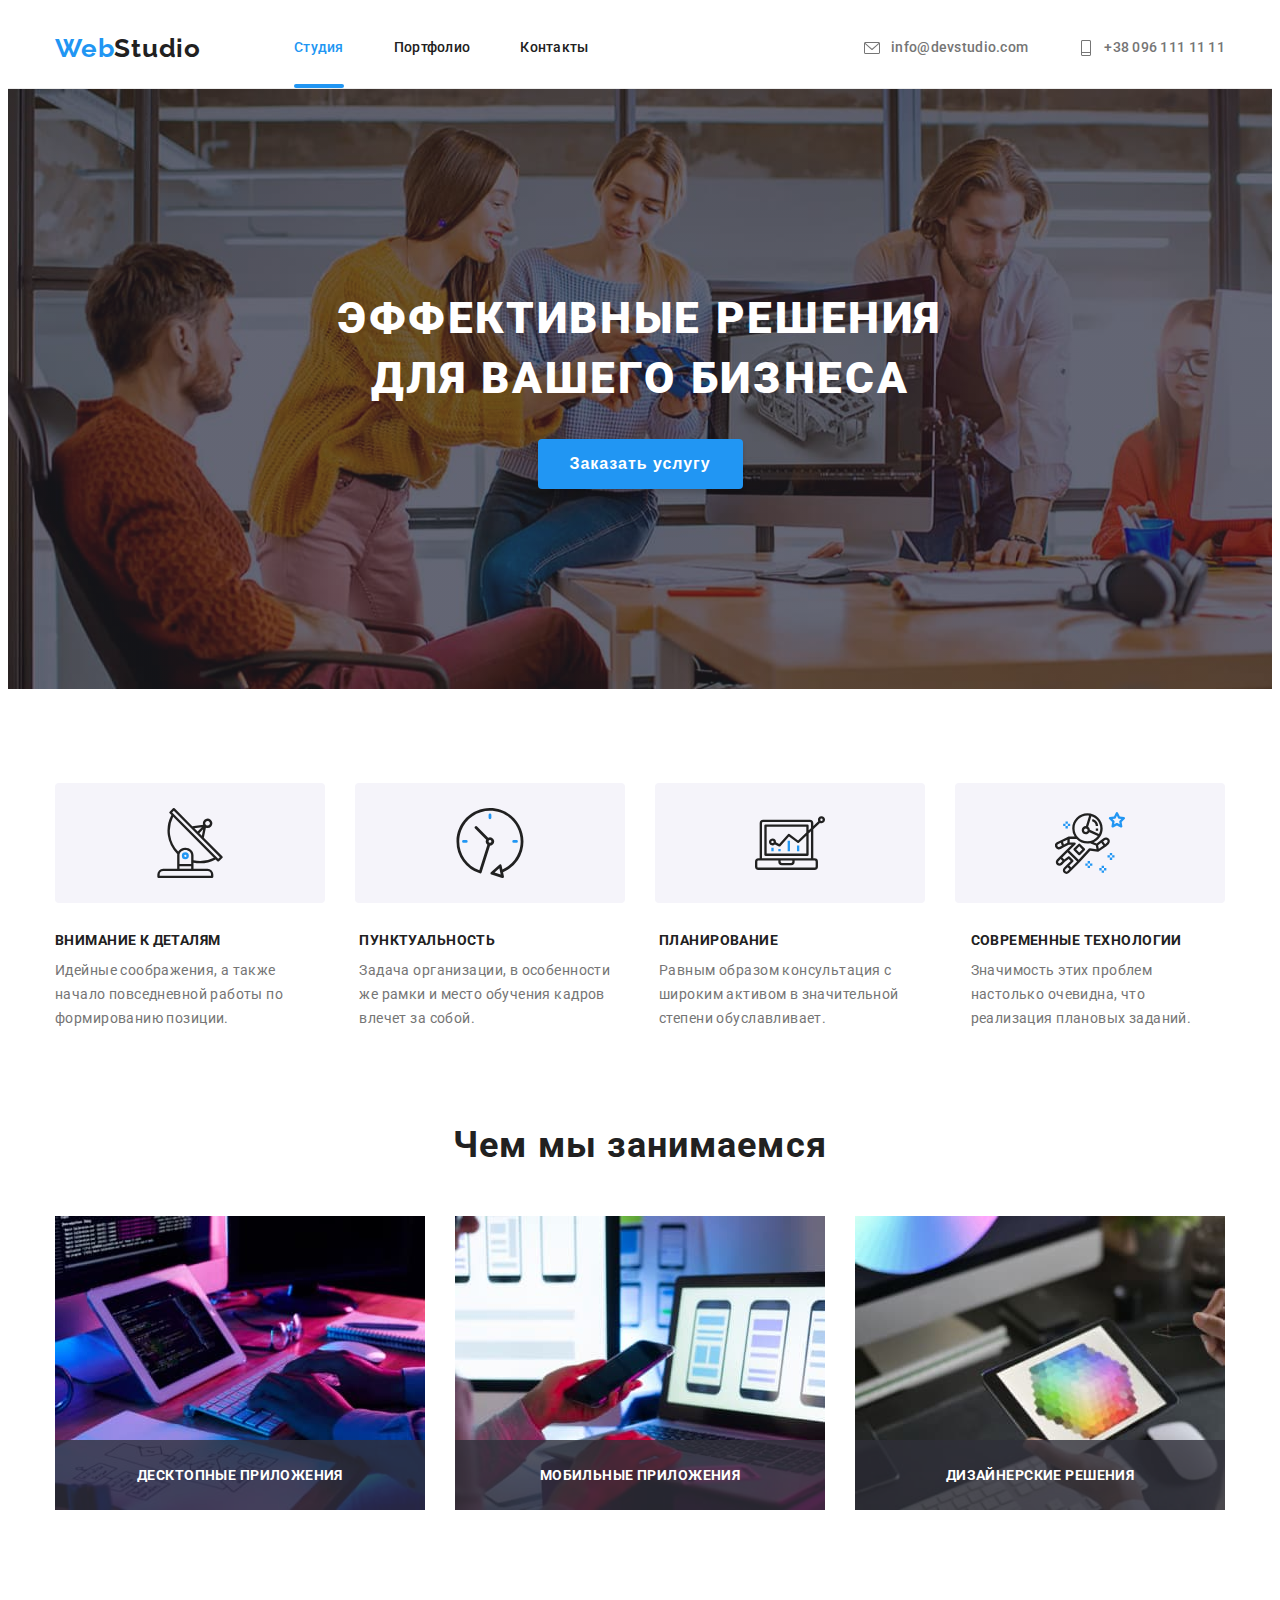
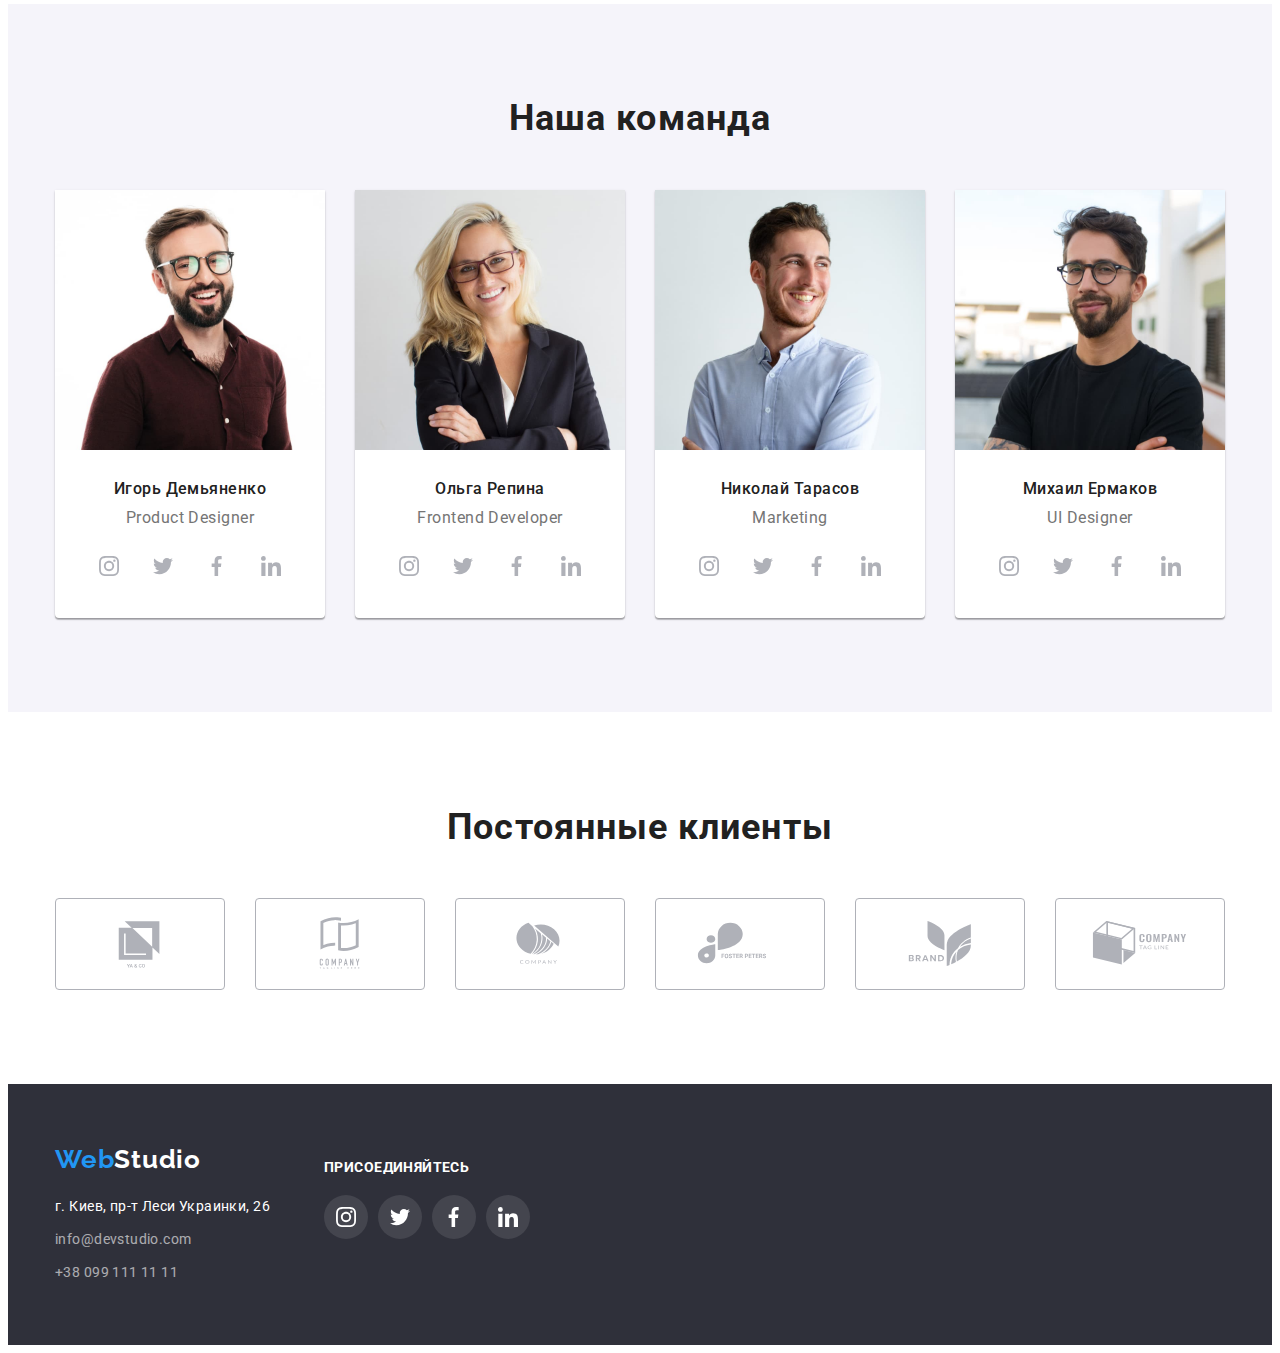
<file: index.html>
<!DOCTYPE html>
<html lang="ru">
    <head>
        <meta charset="UTF-8" />
        <meta http-equiv="X-UA-Compatible" content="IE=edge" />
        <meta name="viewport" content="width=device-width, initial-scale=1.0" />
        <link rel="preconnect" href="https://fonts.googleapis.com" />
        <link rel="preconnect" href="https://fonts.gstatic.com" crossorigin />
        <link
            href="https://fonts.googleapis.com/css2?family=Raleway:wght@700&family=Roboto:wght@400;500;700;900&display=swap"
            rel="stylesheet"
        />
        <link
            rel="stylesheet"
            href="https://cdnjs.cloudflare.com/ajax/libs/modern-normalize/1.1.0/modern-normalize.min.css"
            integrity="sha512-wpPYUAdjBVSE4KJnH1VR1HeZfpl1ub8YT/NKx4PuQ5NmX2tKuGu6U/JRp5y+Y8XG2tV+wKQpNHVUX03MfMFn9Q=="
            crossorigin="anonymous"
            referrerpolicy="no-referrer"
        />
        <link rel="stylesheet" href="./css/reset.css" />
        <link rel="stylesheet" href="./css/style.css" />
        <title>WebStudio</title>
    </head>
    <body>
        <!--________________________________________HEDER_________________________________________-->
        <header class="header">
            <div class="container">
                <a class="logo" href="./index.html" lang="en"
                    >Web<span class="logo-style">Studio</span></a
                >
                <nav>
                    <ul class="lists header-flex">
                        <li class="menu-item">
                            <a class="menu-link current" href="./index.html"
                                >Студия</a
                            >
                        </li>
                        <li class="menu-item">
                            <a class="menu-link" href="./portfolio.html"
                                >Портфолио</a
                            >
                        </li>
                        <li class="menu-item">
                            <a class="menu-link" href="#contacts-main"
                                >Контакты</a
                            >
                        </li>
                    </ul>
                </nav>
                <ul class="lists header-list">
                    <li class="contacts-item">
                        <a
                            class="contacts-link"
                            href="mailto:info@devstudio.com"
                        >
                            <svg class="header-soc-icon" width="18" height="16">
                                <use
                                    href="./images/symbol-defs.svg#icon-massege"
                                ></use>
                            </svg>
                            info@devstudio.com
                        </a>
                    </li>
                    <li class="contacts-item">
                        <a class="contacts-link" href="tel:+380961111111">
                            <svg class="header-soc-icon" width="16" height="16">
                                <use
                                    href="./images/symbol-defs.svg#icon-call"
                                ></use>
                            </svg>
                            +38 096 111 11 11</a
                        >
                    </li>
                </ul>
            </div>
        </header>
        <main class="main-container">
            <!-- ________________________________________HERO________________________________________ -->
            <section class="hero hero-content">
                <div class="container">
                    <h1 class="hero-title">
                        Эффективные решения для вашего бизнеса
                    </h1>
                    <button class="hero-btn" type="button" data-modal-open>
                        Заказать услугу
                    </button>
                </div>
            </section>
            <!-- ________________________________________ABOUT________________________________________ -->
            <section class="about section">
                <h2 class="hidden-about-title">Преимущества</h2>
                <div class="container">
                    <ul class="icon-flex">
                        <li class="about-soc-item lists about-list-margin">
                            <svg class="about-soc-icon" width="70" height="70">
                                <use
                                    href="images/symbol-defs.svg#icon-antenna"
                                ></use>
                            </svg>
                        </li>
                        <li class="about-soc-item lists about-list-margin">
                            <svg class="about-soc-icon" width="70" height="70">
                                <use
                                    href="images/symbol-defs.svg#icon-clock"
                                ></use>
                            </svg>
                        </li>
                        <li class="about-soc-item lists about-list-margin">
                            <svg class="about-soc-icon" width="70" height="70">
                                <use
                                    href="images/symbol-defs.svg#icon-diagram"
                                ></use>
                            </svg>
                        </li>
                        <li class="about-soc-item lists about-list-margin">
                            <svg class="about-soc-icon" width="70" height="70">
                                <use
                                    href="images/symbol-defs.svg#icon-astronaut"
                                ></use>
                            </svg>
                        </li>
                    </ul>
                    <ul class="lists about-list">
                        <li class="about-list-margin">
                            <h3 class="about-list-title">Внимание к деталям</h3>
                            <p class="about-list-item">
                                Идейные соображения, а также начало повседневной
                                работы по формированию позиции.
                            </p>
                        </li>
                        <li class="about-list-margin">
                            <h3 class="about-list-title">Пунктуальность</h3>
                            <p class="about-list-item">
                                Задача организации, в особенности же рамки и
                                место обучения кадров влечет за собой.
                            </p>
                        </li>
                        <li class="about-list-margin">
                            <h3 class="about-list-title">Планирование</h3>
                            <p class="about-list-item">
                                Равным образом консультация с широким активом в
                                значительной степени обуславливает.
                            </p>
                        </li>
                        <li class="about-list-margin">
                            <h3 class="about-list-title">
                                Современные технологии
                            </h3>
                            <p class="about-list-item">
                                Значимость этих проблем настолько очевидна, что
                                реализация плановых заданий.
                            </p>
                        </li>
                    </ul>
                </div>
            </section>

            <!-- ________________________________________ABOUT-MORE________________________________________ -->
            <section class="about-more section">
                <h2 class="about-more-title united-title">Чем мы занимаемся</h2>
                <div class="container">
                    <ul class="lists about-more-list">
                        <li class="about-more-wrap">
                            <img
                                class="about-img"
                                src="./images/box1.jpg"
                                alt="1"
                                width="370"
                            />
                            <p class="about-more-text">Десктопные приложения</p>
                        </li>
                        <li class="about-more-wrap">
                            <img
                                class="about-img"
                                src="./images/box2.jpg"
                                alt="2"
                                width="370"
                            />
                            <p class="about-more-text">Мобильные приложения</p>
                        </li>
                        <li class="about-more-wrap">
                            <img
                                class="about-img"
                                src="./images/box3.jpg"
                                alt="3"
                                width="370"
                            />
                            <p class="about-more-text">Дизайнерские решения</p>
                        </li>
                    </ul>
                </div>
            </section>
            <!-- ________________________________________MASTERS________________________________________ -->
            <section class="masters section">
                <h2 class="masters-title united-title">Наша команда</h2>
                <div class="container">
                    <ul class="masters-container lists">
                        <li class="masters-photo">
                            <img
                                src="./images/img-3.jpg"
                                alt="Игорь Демьяненко Product Designer"
                                width="270"
                                height="260"
                            />
                            <div class="masters-name">
                                <h3 class="masters-list">Игорь Демьяненко</h3>
                                <p class="proffesion" lang="en">
                                    Product Designer
                                </p>
                                <ul class="icon-flex">
                                    <li class="masters-soc-item lists">
                                        <svg
                                            class="masters-soc-icon"
                                            width="20"
                                            height="20"
                                        >
                                            <use
                                                href="images/symbol-defs.svg#icon-instagram"
                                            ></use>
                                        </svg>
                                    </li>
                                    <li class="masters-soc-item lists">
                                        <svg
                                            class="masters-soc-icon"
                                            width="20"
                                            height="20"
                                        >
                                            <use
                                                href="images/symbol-defs.svg#icon-twitter"
                                            ></use>
                                        </svg>
                                    </li>
                                    <li class="masters-soc-item lists">
                                        <svg
                                            class="masters-soc-icon"
                                            width="20"
                                            height="20"
                                        >
                                            <use
                                                href="images/symbol-defs.svg#icon-facebook"
                                            ></use>
                                        </svg>
                                    </li>
                                    <li class="masters-soc-item lists">
                                        <svg
                                            class="masters-soc-icon"
                                            width="20"
                                            height="20"
                                        >
                                            <use
                                                href="images/symbol-defs.svg#icon-linkedin"
                                            ></use>
                                        </svg>
                                    </li>
                                </ul>
                            </div>
                        </li>
                        <li class="masters-photo">
                            <img
                                src="./images/img-2.jpg"
                                alt="Ольга Репина Frontend Developer"
                                width="270"
                                height="260"
                            />
                            <div class="masters-name">
                                <h3 class="masters-list">Ольга Репина</h3>
                                <p class="proffesion" lang="en">
                                    Frontend Developer
                                </p>
                                <ul class="icon-flex">
                                    <li class="masters-soc-item lists">
                                        <svg
                                            class="masters-soc-icon"
                                            width="20"
                                            height="20"
                                        >
                                            <use
                                                href="images/symbol-defs.svg#icon-instagram"
                                            ></use>
                                        </svg>
                                    </li>
                                    <li class="masters-soc-item lists">
                                        <svg
                                            class="masters-soc-icon"
                                            width="20"
                                            height="20"
                                        >
                                            <use
                                                href="images/symbol-defs.svg#icon-twitter"
                                            ></use>
                                        </svg>
                                    </li>
                                    <li class="masters-soc-item lists">
                                        <svg
                                            class="masters-soc-icon"
                                            width="20"
                                            height="20"
                                        >
                                            <use
                                                href="images/symbol-defs.svg#icon-facebook"
                                            ></use>
                                        </svg>
                                    </li>
                                    <li class="masters-soc-item lists">
                                        <svg
                                            class="masters-soc-icon"
                                            width="20"
                                            height="20"
                                        >
                                            <use
                                                href="images/symbol-defs.svg#icon-linkedin"
                                            ></use>
                                        </svg>
                                    </li>
                                </ul>
                            </div>
                        </li>
                        <li class="masters-photo">
                            <img
                                src="./images/img-1.jpg"
                                alt="Николай Тарасов Marketing"
                                width="270"
                                height="260"
                            />
                            <div class="masters-name">
                                <h3 class="masters-list">Николай Тарасов</h3>
                                <p class="proffesion" lang="en">Marketing</p>
                                <ul class="icon-flex">
                                    <li class="masters-soc-item lists">
                                        <svg
                                            class="masters-soc-icon"
                                            width="20"
                                            height="20"
                                        >
                                            <use
                                                href="images/symbol-defs.svg#icon-instagram"
                                            ></use>
                                        </svg>
                                    </li>
                                    <li class="masters-soc-item lists">
                                        <svg
                                            class="masters-soc-icon"
                                            width="20"
                                            height="20"
                                        >
                                            <use
                                                href="images/symbol-defs.svg#icon-twitter"
                                            ></use>
                                        </svg>
                                    </li>
                                    <li class="masters-soc-item lists">
                                        <svg
                                            class="masters-soc-icon"
                                            width="20"
                                            height="20"
                                        >
                                            <use
                                                href="images/symbol-defs.svg#icon-facebook"
                                            ></use>
                                        </svg>
                                    </li>
                                    <li class="masters-soc-item lists">
                                        <svg
                                            class="masters-soc-icon"
                                            width="20"
                                            height="20"
                                        >
                                            <use
                                                href="images/symbol-defs.svg#icon-linkedin"
                                            ></use>
                                        </svg>
                                    </li>
                                </ul>
                            </div>
                        </li>
                        <li class="masters-photo">
                            <img
                                src="./images/img.jpg"
                                alt="Михаил Ермаков UI Designer"
                                width="270"
                                height="260"
                            />
                            <div class="masters-name">
                                <h3 class="masters-list">Михаил Ермаков</h3>
                                <p class="proffesion" lang="en">UI Designer</p>
                                <ul class="icon-flex">
                                    <li class="masters-soc-item lists">
                                        <svg
                                            class="masters-soc-icon"
                                            width="20"
                                            height="20"
                                        >
                                            <use
                                                href="images/symbol-defs.svg#icon-instagram"
                                            ></use>
                                        </svg>
                                    </li>
                                    <li class="masters-soc-item lists">
                                        <svg
                                            class="masters-soc-icon"
                                            width="20"
                                            height="20"
                                        >
                                            <use
                                                href="images/symbol-defs.svg#icon-twitter"
                                            ></use>
                                        </svg>
                                    </li>
                                    <li class="masters-soc-item lists">
                                        <svg
                                            class="masters-soc-icon"
                                            width="20"
                                            height="20"
                                        >
                                            <use
                                                href="images/symbol-defs.svg#icon-facebook"
                                            ></use>
                                        </svg>
                                    </li>
                                    <li class="masters-soc-item lists">
                                        <svg
                                            class="masters-soc-icon"
                                            width="20"
                                            height="20"
                                        >
                                            <use
                                                href="images/symbol-defs.svg#icon-linkedin"
                                            ></use>
                                        </svg>
                                    </li>
                                </ul>
                            </div>
                        </li>
                    </ul>
                </div>
            </section>
            <!-- ______________________________________CLIENTS__________________________________________ -->
            <section class="section">
                <div class="container">
                    <h2 class="client-title">Постоянные клиенты</h2>
                    <ul class="icon-flex">
                        <li class="client-soc-item lists">
                            <svg
                                class="client-soc-icon"
                                width="106"
                                height="60"
                            >
                                <use
                                    href="images/symbol-defs.svg#icon-logo1"
                                ></use>
                            </svg>
                        </li>
                        <li class="client-soc-item lists">
                            <svg
                                class="client-soc-icon"
                                width="106"
                                height="60"
                            >
                                <use
                                    href="images/symbol-defs.svg#icon-logo2"
                                ></use>
                            </svg>
                        </li>
                        <li class="client-soc-item lists">
                            <svg
                                class="client-soc-icon"
                                width="106"
                                height="60"
                            >
                                <use
                                    href="images/symbol-defs.svg#icon-logo3"
                                ></use>
                            </svg>
                        </li>
                        <li class="client-soc-item lists">
                            <svg
                                class="client-soc-icon"
                                width="106"
                                height="60"
                            >
                                <use
                                    href="images/symbol-defs.svg#icon-logo4"
                                ></use>
                            </svg>
                        </li>
                        <li class="client-soc-item lists">
                            <svg
                                class="client-soc-icon"
                                width="106"
                                height="60"
                            >
                                <use
                                    href="images/symbol-defs.svg#icon-logo5"
                                ></use>
                            </svg>
                        </li>
                        <li class="client-soc-item lists">
                            <svg
                                class="client-soc-icon"
                                width="106"
                                height="60"
                            >
                                <use
                                    href="images/symbol-defs.svg#icon-logo6"
                                ></use>
                            </svg>
                        </li>
                    </ul>
                </div>
            </section>
        </main>
        <!-- ________________________________________FOOTER________________________________________ -->
        <footer class="footer-section">
            <div class="container">
                <div class="footer-content">
                    <div class="footer-logo">
                        <a class="logo" href="./index.html" lang="en"
                            >Web<span class="footer-logo-style">Studio</span>
                        </a>
                    </div>
                    <address id="contacts-main">
                        <ul class="lists footer-list">
                            <li>
                                <a
                                    class="footer-contacts-link contacts-addres"
                                    href="https://goo.gl/maps/7gqZhrJQwjtrRqGAA"
                                    target="_blank"
                                    rel="noopener noindex nofollow"
                                    >г. Киев, пр-т Леси Украинки, 26</a
                                >
                            </li>
                            <li>
                                <a
                                    class="footer-contacts-link"
                                    href="mailto:info@devstudio.com"
                                    >info@devstudio.com</a
                                >
                            </li>
                            <li>
                                <a
                                    class="footer-contacts-link"
                                    href="tel:+380991111111"
                                    >+38 099 111 11 11</a
                                >
                            </li>
                        </ul>
                    </address>
                </div>
                <div class="footer-padding">
                    <h3 class="footer-title">присоединяйтесь</h3>
                    <ul class="icon-flex">
                        <li class="footer-soc-item lists">
                            <svg class="footer-soc-icon" width="20" height="20">
                                <use
                                    href="images/symbol-defs.svg#icon-instagram"
                                ></use>
                            </svg>
                        </li>
                        <li class="footer-soc-item lists">
                            <svg class="footer-soc-icon" width="20" height="20">
                                <use
                                    href="images/symbol-defs.svg#icon-twitter"
                                ></use>
                            </svg>
                        </li>
                        <li class="footer-soc-item lists">
                            <svg class="footer-soc-icon" width="20" height="20">
                                <use
                                    href="images/symbol-defs.svg#icon-facebook"
                                ></use>
                            </svg>
                        </li>
                        <li class="footer-soc-item lists">
                            <svg class="footer-soc-icon" width="20" height="20">
                                <use
                                    href="images/symbol-defs.svg#icon-linkedin"
                                ></use>
                            </svg>
                        </li>
                    </ul>
                </div>
            </div>
        </footer>
        <div class="backdrop is-hidden" data-modal>
            <div class="modal">
                <button type="button" class="modal-close-btn" data-modal-close>
                    <svg class="modal-close-icon" width="11" height="11">
                        <use href="images/symbol-defs.svg#icon-close"></use>
                    </svg>
                </button>
            </div>
        </div>
        <script src="./js/modal.js"></script>
    </body>
</html>
</file>
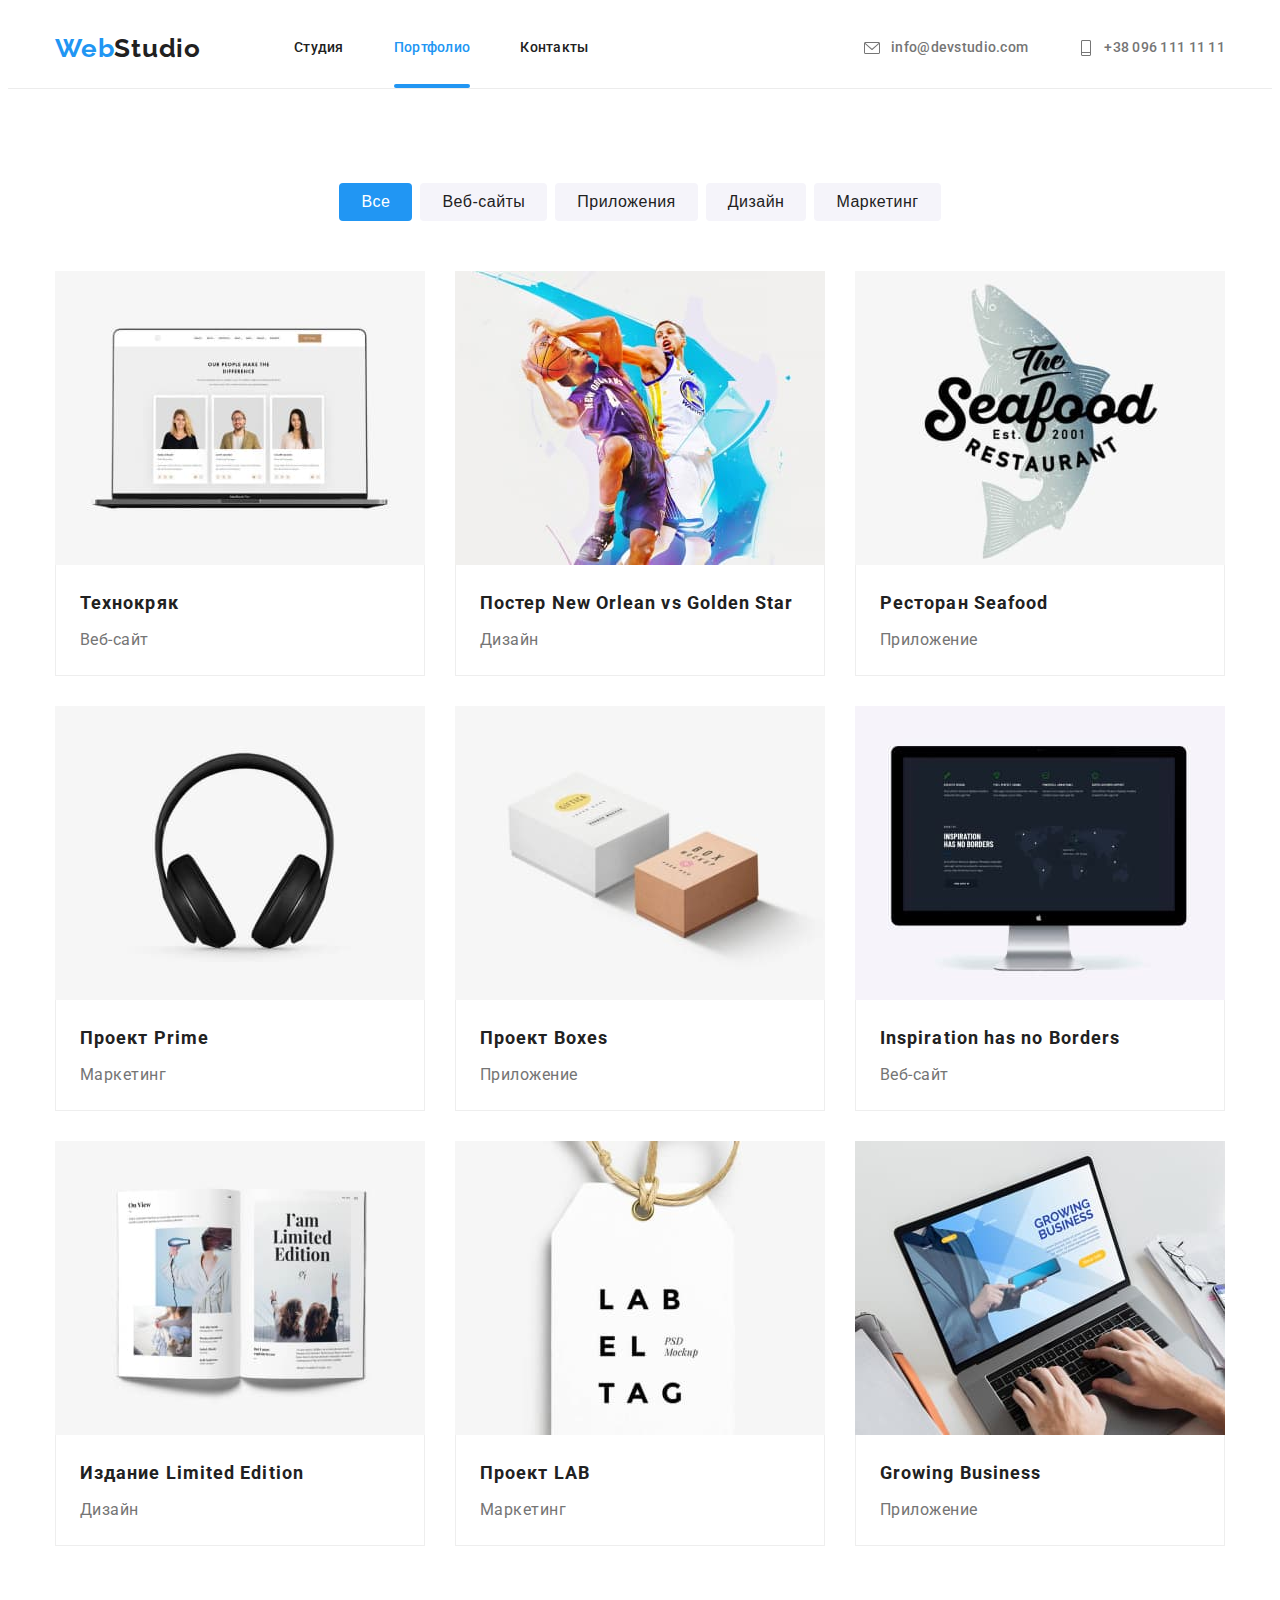
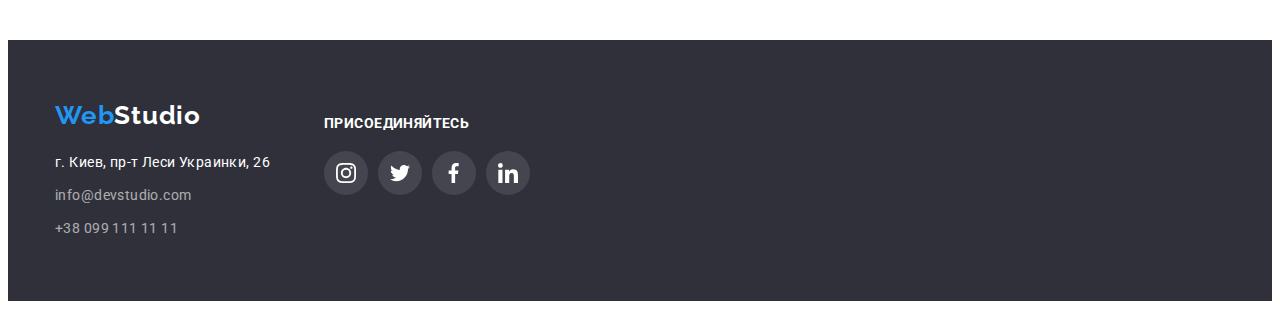
<file: portfolio.html>
<!DOCTYPE html>
<html lang="ru">
    <head>
        <meta charset="UTF-8" />
        <meta http-equiv="X-UA-Compatible" content="IE=edge" />
        <meta name="viewport" content="width=device-width, initial-scale=1.0" />
        <link rel="preconnect" href="https://fonts.googleapis.com" />
        <link rel="preconnect" href="https://fonts.gstatic.com" crossorigin />
        <link
            href="https://fonts.googleapis.com/css2?family=Raleway:wght@700&family=Roboto:wght@400;500;700;900&display=swap"
            rel="stylesheet"
        />
        <link
            rel="stylesheet"
            href="https://cdnjs.cloudflare.com/ajax/libs/modern-normalize/1.1.0/modern-normalize.min.css"
            integrity="sha512-wpPYUAdjBVSE4KJnH1VR1HeZfpl1ub8YT/NKx4PuQ5NmX2tKuGu6U/JRp5y+Y8XG2tV+wKQpNHVUX03MfMFn9Q=="
            crossorigin="anonymous"
            referrerpolicy="no-referrer"
        />
        <link rel="stylesheet" href="./css/reset.css" />
        <link rel="stylesheet" href="./css/style.css" />
        <title>WebStudio - Portfolio</title>
    </head>
    <body>
        <!-- _________________________________________________PORTFOLIO = PF_________________________________________________ -->

        <!-- _________________________________________________PF HEADER_________________________________________________ -->
        <header class="header">
            <div class="container">
                <a class="logo" href="./index.html" lang="en"
                    >Web<span class="logo-style">Studio</span></a
                >
                <nav>
                    <ul class="lists header-flex">
                        <li class="menu-item">
                            <a class="menu-link" href="./index.html">Студия</a>
                        </li>
                        <li class="menu-item">
                            <a class="menu-link current" href="./portfolio.html"
                                >Портфолио</a
                            >
                        </li>
                        <li class="menu-item">
                            <a class="menu-link" href="#contacts-portfolio"
                                >Контакты</a
                            >
                        </li>
                    </ul>
                </nav>
                <ul class="lists header-list">
                    <li class="contacts-item">
                        <a
                            class="contacts-link"
                            href="mailto:info@devstudio.com"
                        >
                            <svg class="header-soc-icon" width="18" height="16">
                                <use
                                    href="./images/symbol-defs.svg#icon-massege"
                                ></use>
                            </svg>
                            info@devstudio.com
                        </a>
                    </li>
                    <li class="contacts-item">
                        <a class="contacts-link" href="tel:+380961111111">
                            <svg class="header-soc-icon" width="16" height="16">
                                <use
                                    href="./images/symbol-defs.svg#icon-call"
                                ></use>
                            </svg>
                            +38 096 111 11 11</a
                        >
                    </li>
                </ul>
            </div>
        </header>
        <main>
            <!-- _________________________________________________PF BUTTONS _________________________________________________ -->
            <section class="portfolio-main section">
                <h1 class="pf-hidden-title">Портфолио</h1>
                <div class="container">
                    <ul class="lists pf-btn-list">
                        <li class="pf-btn-item">
                            <button type="button" class="portfolio-btn current">
                                Все
                            </button>
                        </li>
                        <li class="pf-btn-item">
                            <button type="button" class="portfolio-btn">
                                Веб-сайты
                            </button>
                        </li>
                        <li class="pf-btn-item">
                            <button type="button" class="portfolio-btn">
                                Приложения
                            </button>
                        </li>
                        <li class="pf-btn-item">
                            <button type="button" class="portfolio-btn">
                                Дизайн
                            </button>
                        </li>
                        <li class="pf-btn-item">
                            <button type="button" class="portfolio-btn">
                                Маркетинг
                            </button>
                        </li>
                    </ul>
                    <!-- ___________________________________________________WORKS_________________________________________________ -->
                    <ul class="lists pf-works-list">
                        <li class="pf-item-box">
                            <div class="pf-top-wrap">
                                <img
                                    class="pf-item-img"
                                    src="./images/img20.jpg"
                                    alt="Веб-сайт - Технокряк"
                                    width="370"
                                    height="294"
                                />
                                <p class="pf-cover-text">
                                    Ресурс предлагает комплексные предложения с разным уровнем функционала и сервисов. Все это позволит посетителю получить исчерпывающие сведения о компании или частном лице.
                                </p>
                            </div>
                            <div class="pf-item">
                                <h2 class="pf-works-name">Технокряк</h2>
                                <p class="pf-works-kind">Веб-сайт</p>
                            </div>
                        </li>
                        <li class="pf-item-box">
                            <div class="pf-top-wrap">
                                <img
                                    class="pf-item-img"
                                    src="./images/img21.jpg"
                                    alt="Дизайн - Постер New Orlean vs Golden Star"
                                    width="370"
                                    height="294"
                                />
                                <p class="pf-cover-text">
                                    Lorem ipsum dolor sit amet, consectetur
                                    adipisicing elit. Dignissimos omnis,
                                    possimus quia dolorum itaque, dolor dolorem
                                    rem beatae nostrum perspiciatis nemo iusto
                                    delectus atque consectetur labore.
                                </p>
                            </div>
                            <div class="pf-item">
                                <h2 class="pf-works-name">
                                    Постер
                                    <span lang="en"
                                        >New Orlean vs Golden Star</span
                                    >
                                </h2>
                                <p class="pf-works-kind">Дизайн</p>
                            </div>
                        </li>
                        <li class="pf-item-box">
                            <div class="pf-top-wrap">
                                <img
                                    class="pf-item-img"
                                    src="./images/img22.jpg"
                                    alt="Приложение - Ресторан Seafood"
                                    width="370"
                                    height="294"
                                />
                                <p class="pf-cover-text">
                                    Lorem ipsum dolor sit amet, consectetur
                                    adipisicing elit. Dignissimos omnis,
                                    possimus quia dolorum itaque, dolor dolorem
                                    rem beatae nostrum perspiciatis nemo iusto
                                    delectus atque consectetur labore.
                                </p>
                            </div>
                            <div class="pf-item">
                                <h2 class="pf-works-name">
                                    Ресторан <span lang="en">Seafood</span>
                                </h2>
                                <p class="pf-works-kind">Приложение</p>
                            </div>
                        </li>
                        <li class="pf-item-box">
                            <div class="pf-top-wrap">
                                <img
                                    class="pf-item-img"
                                    src="./images/img23.jpg"
                                    alt="Маркетинг - Проект Prime"
                                    width="370"
                                    height="294"
                                />
                                <p class="pf-cover-text">
                                    Lorem ipsum dolor sit amet, consectetur
                                    adipisicing elit. Dignissimos omnis,
                                    possimus quia dolorum itaque, dolor dolorem
                                    rem beatae nostrum perspiciatis nemo iusto
                                    delectus atque consectetur labore.
                                </p>
                            </div>
                            <div class="pf-item">
                                <h2 class="pf-works-name">
                                    Проект <span lang="en">Prime</span>
                                </h2>
                                <p class="pf-works-kind">Маркетинг</p>
                            </div>
                        </li>
                        <li class="pf-item-box">
                            <div class="pf-top-wrap">
                                <img
                                    class="pf-item-img"
                                    src="./images/img24.jpg"
                                    alt="Приложение - Проект Boxes"
                                    width="370"
                                    height="294"
                                />
                                <p class="pf-cover-text">
                                    Lorem ipsum dolor sit amet, consectetur
                                    adipisicing elit. Dignissimos omnis,
                                    possimus quia dolorum itaque, dolor dolorem
                                    rem beatae nostrum perspiciatis nemo iusto
                                    delectus atque consectetur labore.
                                </p>
                            </div>
                            <div class="pf-item">
                                <h2 class="pf-works-name">
                                    Проект <span lang="en">Boxes</span>
                                </h2>
                                <p class="pf-works-kind">Приложение</p>
                            </div>
                        </li>
                        <li class="pf-item-box">
                            <div class="pf-top-wrap">
                                <img
                                    class="pf-item-img"
                                    src="./images/img25.jpg"
                                    alt="Веб-сайт - Inspiration has no Borders"
                                    width="370"
                                    height="294"
                                />
                                <p class="pf-cover-text">
                                    Lorem ipsum dolor sit amet, consectetur
                                    adipisicing elit. Dignissimos omnis,
                                    possimus quia dolorum itaque, dolor dolorem
                                    rem beatae nostrum perspiciatis nemo iusto
                                    delectus atque consectetur labore.
                                </p>
                            </div>
                            <div class="pf-item">
                                <h2 class="pf-works-name" lang="en">
                                    Inspiration has no Borders
                                </h2>
                                <p class="pf-works-kind">Веб-сайт</p>
                            </div>
                        </li>
                        <li class="pf-item-box">
                            <div class="pf-top-wrap">
                                <img
                                    class="pf-item-img"
                                    src="./images/img26.jpg"
                                    alt="Дизайн - Издание Limited Edition"
                                    width="370"
                                    height="294"
                                />
                                <p class="pf-cover-text">
                                    Lorem ipsum dolor sit amet, consectetur
                                    adipisicing elit. Dignissimos omnis,
                                    possimus quia dolorum itaque, dolor dolorem
                                    rem beatae nostrum perspiciatis nemo iusto
                                    delectus atque consectetur labore.
                                </p>
                            </div>
                            <div class="pf-item">
                                <h2 class="pf-works-name">
                                    Издание <span lang="en"></span>Limited
                                    Edition
                                </h2>
                                <p class="pf-works-kind">Дизайн</p>
                            </div>
                        </li>
                        <li class="pf-item-box">
                            <div class="pf-top-wrap">
                                <img
                                    class="pf-item-img"
                                    src="./images/img27.jpg"
                                    alt="Маркетинг - Проект LAB"
                                    width="370"
                                    height="294"
                                />
                                <p class="pf-cover-text">
                                    Lorem ipsum dolor sit amet, consectetur
                                    adipisicing elit. Dignissimos omnis,
                                    possimus quia dolorum itaque, dolor dolorem
                                    rem beatae nostrum perspiciatis nemo iusto
                                    delectus atque consectetur labore.
                                </p>
                            </div>
                            <div class="pf-item">
                                <h2 class="pf-works-name">
                                    Проект <span lang="en">LAB</span>
                                </h2>
                                <p class="pf-works-kind">Маркетинг</p>
                            </div>
                        </li>
                        <li class="pf-item-box">
                            <div class="pf-top-wrap">
                                <img
                                    class="pf-item-img"
                                    src="./images/img28.jpg"
                                    alt="Приложение - Growing Business"
                                    width="370"
                                    height="294"
                                />
                                <p class="pf-cover-text">
                                    Lorem ipsum dolor sit amet, consectetur
                                    adipisicing elit. Dignissimos omnis,
                                    possimus quia dolorum itaque, dolor dolorem
                                    rem beatae nostrum perspiciatis nemo iusto
                                    delectus atque consectetur labore.
                                </p>
                            </div>
                            <div class="pf-item">
                                <h2 class="pf-works-name" lang="en">
                                    Growing Business
                                </h2>
                                <p class="pf-works-kind">Приложение</p>
                            </div>
                        </li>
                    </ul>
                </div>
            </section>
            <!-- _________________________________________________PF FOOTER_________________________________________________ -->
            <footer class="footer-section">
                <div class="container">
                    <div class="footer-content">
                        <div class="footer-logo">
                            <a class="logo" href="./index.html" lang="en"
                                >Web<span class="footer-logo-style"
                                    >Studio</span
                                >
                            </a>
                        </div>
                        <address id="contacts-portfolio">
                            <ul class="lists footer-list">
                                <li>
                                    <a
                                        class="footer-contacts-link contacts-addres"
                                        href="https://goo.gl/maps/7gqZhrJQwjtrRqGAA"
                                        target="_blank"
                                        rel="noopener noindex nofollow"
                                        >г. Киев, пр-т Леси Украинки, 26</a
                                    >
                                </li>
                                <li>
                                    <a
                                        class="footer-contacts-link"
                                        href="mailto:info@devstudio.com"
                                        >info@devstudio.com</a
                                    >
                                </li>
                                <li>
                                    <a
                                        class="footer-contacts-link"
                                        href="tel:+380991111111"
                                        >+38 099 111 11 11</a
                                    >
                                </li>
                            </ul>
                        </address>
                    </div>
                    <div class="footer-padding">
                        <h3 class="footer-title">присоединяйтесь</h3>
                        <ul class="icon-flex">
                            <li class="footer-soc-item lists">
                                <svg
                                    class="footer-soc-icon"
                                    width="20"
                                    height="20"
                                >
                                    <use
                                        href="images/symbol-defs.svg#icon-instagram"
                                    ></use>
                                </svg>
                            </li>
                            <li class="footer-soc-item lists">
                                <svg
                                    class="footer-soc-icon"
                                    width="20"
                                    height="20"
                                >
                                    <use
                                        href="images/symbol-defs.svg#icon-twitter"
                                    ></use>
                                </svg>
                            </li>
                            <li class="footer-soc-item lists">
                                <svg
                                    class="footer-soc-icon"
                                    width="20"
                                    height="20"
                                >
                                    <use
                                        href="images/symbol-defs.svg#icon-facebook"
                                    ></use>
                                </svg>
                            </li>
                            <li class="footer-soc-item lists">
                                <svg
                                    class="footer-soc-icon"
                                    width="20"
                                    height="20"
                                >
                                    <use
                                        href="images/symbol-defs.svg#icon-linkedin"
                                    ></use>
                                </svg>
                            </li>
                        </ul>
                    </div>
                </div>
            </footer>
        </main>
    </body>
</html>
</file>
<file: css/style.css>
:root {
    --main-color: #212121;
    --secondary-color: #757575;
    --brend-color: #2196f3;
    --backgrd-color: #f5f4fa;
    --light-color: #ffffff;
    --brand-bg-color: #188ce8;
    --icons-master-color: #afb1b8;
    --padding-94: 94px;
    --margin-30: 30px;
    --pading-32: 32px;
    --margin-10: 10px;
}

body {
    font-family: "Roboto", tahoma, sans-serif;
    color: var(--main-color);
    font-size: 14px;
}
p,
h1,
h2,
h3 {
    margin: 0;
}
ul {
    margin: 0;
    padding-left: 0;
}
button {
    cursor: pointer;
}
img {
    display: block;
}

.lists {
    list-style: none;
}

.container {
    width: 1170px;
    margin-right: 15px;
    margin-left: 15px;
    margin: 0 auto;
    /* outline: 1px solid red; */
}

/* ----------------------------HEDER-------------------------------- */
.header {
    border-bottom: 1px solid #ececec;
}

.header .container {
    display: flex;
    align-items: center;
}

.header-flex {
    display: flex;
}

.logo {
    font-family: "Raleway", sans-serif;
    font-weight: 700;
    font-size: 26px;
    line-height: 1.1923;
    letter-spacing: 0.03em;
    color: var(--brend-color);
    text-decoration-line: none;
    margin-right: 93px;
}

.logo-style {
    color: var(--main-color);
}

.header-list {
    display: flex;
    margin-left: auto;
}

.menu-item:not(:last-child) {
    margin-right: 50px;
}

.menu-link {
    padding-top: var(--pading-32);
    padding-bottom: var(--pading-32);
    font-weight: 500;
    line-height: 1.14;
    letter-spacing: 0.02em;
    color: var(--main-color);
    text-decoration-line: none;
    display: block;
    transition: color 250ms cubic-bezier(0.4, 0, 0.2, 1);
}

.contacts-item .contacts-link {
    font-weight: 500;
    line-height: 1.14;
    letter-spacing: 0.02em;
    text-decoration-line: none;
    font-style: normal;
    color: var(--secondary-color);
    padding-top: var(--pading-32);
    padding-bottom: var(--pading-32);
    display: flex;
    justify-content: center;
    align-items: center;
    transition: color 250ms cubic-bezier(0.4, 0, 0.2, 1);
}

.header-soc-icon {
    margin-right: 10px;
    fill: var(--secondary-color);
}

.contacts-link:hover .header-soc-icon,
.contacts-link:focus .header-soc-icon {
    fill: var(--brend-color);
}

.contacts-item:not(:last-child) {
    margin-right: 50px;
}

.menu-link:hover,
.contacts-link:hover,
.menu-link:focus,
.contacts-link:focus {
    color: var(--brend-color);
}

.current {
    color: var(--brend-color);
    position: relative;
}

.menu-link.current::after {
    content: "";
    position: absolute;
    bottom: 0px;
    left: 0;
    width: 100%;
    height: 4px;
    background: var(--brend-color);
    border-radius: 2px;
}

/* -- ----------------------------------------HERO--------------------------------------- -->  */

.hero {
    padding-top: 200px;
    padding-bottom: 200px;
}

.hero-content {
    max-width: 1600px;
    background-image: linear-gradient(
            rgba(47, 48, 58, 0.4),
            rgba(47, 48, 58, 0.4)
        ),
        url(../images/fon-Img.jpg);
    background-repeat: no-repeat;
    margin: 0 auto;
}

.hero-title {
    max-width: 696px;
    font-weight: 900;
    font-size: 44px;
    line-height: 1.36;
    text-align: center;
    letter-spacing: 0.06em;
    text-transform: uppercase;
    color: var(--light-color);
    margin: 0 auto 30px auto;
}

.hero-btn {
    padding: 10px 32px;
    background: var(--brend-color);
    box-shadow: 0px 4px 4px rgba(0, 0, 0, 0.15);
    border-radius: 4px;
    border: none;
    color: var(--light-color);
    font-weight: 700;
    font-size: 16px;
    line-height: 1.88;
    display: block;
    align-items: center;
    letter-spacing: 0.06em;
    cursor: pointer;
    margin: auto;
    transition: background 250ms cubic-bezier(0.4, 0, 0.2, 1);
}

.hero-btn:hover,
.hero-btn:focus {
    background-color: var(--brand-bg-color);
}

/* ----------------------------------------ABOUT---------------------------------- */

.section {
    padding-top: var(--padding-94);
    padding-bottom: var(--padding-94);
}

.hidden-about-title {
    visibility: hidden;
    width: 1px;
    height: 1px;
    margin-bottom: -1px;
}

.icon-flex {
    display: flex;
    justify-content: center;
    align-items: center;
}

.about-soc-item {
    width: 100%;
    height: 120px;
    background-color: var(--backgrd-color);
    border-radius: 4px;
    margin-bottom: var(--margin-30);
    display: flex;
    justify-content: center;
    align-items: center;
}

.about-list {
    display: flex;
}

.about-list-margin:not(:last-child) {
    margin-right: var(--margin-30);
}

.about-list-title {
    font-weight: 700;
    font-size: 14px;
    line-height: 1.14;
    letter-spacing: 0.03em;
    text-transform: uppercase;
    margin-bottom: var(--margin-10);
}

.about-list-item {
    line-height: 1.71;
    letter-spacing: 0.03em;
    color: var(--secondary-color);
}

/* -------------------------------------ABOUT-MORE------------------------------ */

.about-more {
    padding-top: 0px;
}

.united-title {
    font-weight: 700;
    font-size: 36px;
    line-height: 1.16;
    text-align: center;
    letter-spacing: 0.03em;
    padding-bottom: 50px;
}

.about-more-list {
    display: flex;
}

.about-img {
    flex-basis: calc(100% / 3);
    margin-right: var(--margin-30);
}

.about-more-wrap {
    position: relative;
}

.about-more-text {
    width: calc(100% - 30px);
    height: 70px;
    position: absolute;
    bottom: 0;
    background: #2f303acc;
    font-weight: 700;
    font-size: 14px;
    line-height: 16px;
    display: flex;
    align-items: center;
    justify-content: center;
    letter-spacing: 0.03em;
    text-transform: uppercase;
    color: var(--light-color);
}

/* ---------------------------------------MASTERS--------------------------------------------- */

.masters {
    background-color: var(--backgrd-color);
}

.masters-container {
    display: flex;
    margin-left: -30px;
}

.masters-photo {
    flex-basis: calc(100% / 2-30px);
    margin-left: var(--margin-30);
    background: var(--light-color);
    box-shadow: 0px 1px 3px rgba(0, 0, 0, 0.12), 0px 1px 1px rgba(0, 0, 0, 0.14),
        0px 2px 1px rgba(0, 0, 0, 0.2);
    border-radius: 0px 0px 4px 4px;
}

.masters-name {
    padding-top: var(--margin-30);
    padding-bottom: var(--margin-30);
}

.masters-list {
    font-weight: 500;
    font-size: 16px;
    line-height: 1.18;
    text-align: center;
    letter-spacing: 0.03em;
    margin-bottom: var(--margin-10);
}

.proffesion {
    font-size: 16px;
    line-height: 1.18;
    text-align: center;
    letter-spacing: 0.03em;
    color: var(--secondary-color);
    margin-bottom: 16px;
}

.masters-name > .icon-flex {
    margin: 0 32px;
}

.masters-soc-item {
    width: 100%;
    height: 44px;
    background-color: var(--light-color);
    border-radius: 50%;
    cursor: pointer;
    display: flex;
    justify-content: center;
    align-items: center;
    transition: background-color 250ms cubic-bezier(0.4, 0, 0.2, 1);
}

.masters-soc-item:not(:last-child) {
    margin-right: var(--margin-10);
}

.masters-soc-icon {
    fill: var(--icons-master-color);
    transition: fill 250ms cubic-bezier(0.4, 0, 0.2, 1);
}

.masters-soc-item:hover,
.masters-soc-item:focus {
    background-color: var(--brend-color);
}

.masters-soc-item:hover .masters-soc-icon,
.masters-soc-item:focus .masters-soc-icon {
    fill: var(--light-color);
}
/* -------------------------------------CLIENTS---------------------------- */

.client-title {
    font-weight: 700;
    font-size: 36px;
    line-height: 42px;
    text-align: center;
    letter-spacing: 0.03em;
    margin-bottom: 50px;
}

.client-soc-item {
    width: 100%;
    height: 92px;
    border: 1px solid var(--icons-master-color);
    box-sizing: border-box;
    border-radius: 4px;
    cursor: pointer;
    display: flex;
    justify-content: center;
    align-items: center;
    transition: border-color 250ms cubic-bezier(0.4, 0, 0.2, 1);
}

.client-soc-item:not(:last-child) {
    margin-right: var(--margin-30);
}

.client-soc-icon {
    fill: var(--icons-master-color);
    transition: fill 250ms cubic-bezier(0.4, 0, 0.2, 1);
}

.client-soc-item:hover .client-soc-icon,
.client-soc-item:focus .client-soc-icon,
.client-soc-item:hover,
.client-soc-item:focus {
    fill: var(--brend-color);
    border-color: var(--brend-color);
}

/* ----------------------------------------FOOTER---------------------------------------- */
.footer-section {
    background: #2f303a;
    padding-top: 60px;
    padding-bottom: 60px;
}

.footer-section > .container {
    display: flex;
    justify-content: left;
}

.footer-logo-style {
    color: var(--light-color);
}

.footer-contacts-link {
    font-weight: 400;
    line-height: 1.71;
    text-decoration-line: none;
    font-style: normal;
    letter-spacing: 0.03em;
    color: var(--light-color);
    opacity: 60%;
    transition: color 250ms cubic-bezier(0.4, 0, 0.2, 1);
}

.footer-contacts-link:hover,
.footer-contacts-link:focus {
    color: var(--brend-color);
    opacity: 100%;
}

.footer-logo {
    margin-bottom: 20px;
}

.footer-list :not(:last-child) {
    margin-bottom: 9px;
}

.contacts-addres {
    color: var(--light-color);
    opacity: 100%;
}

.footer-padding {
    padding-top: 15px;
    padding-bottom: 37px;
}

.footer-title {
    font-weight: 700;
    font-size: 14px;
    line-height: 16px;
    letter-spacing: 0.03em;
    text-transform: uppercase;
    color: var(--light-color);
    margin-bottom: 20px;
}

.footer-content {
    margin-right: 30px;
}

.footer-soc-item {
    width: 44px;
    height: 44px;
    background-color: rgba(255, 255, 255, 0.1);
    border-radius: 50%;
    cursor: pointer;
    display: flex;
    justify-content: center;
    align-items: center;
    transition: background-color 250ms cubic-bezier(0.4, 0, 0.2, 1);
}

.footer-soc-item:not(:last-child) {
    margin-right: 10px;
}

.footer-soc-icon {
    fill: var(--light-color);
}

.footer-soc-item:hover,
.footer-soc-item:focus {
    background-color: var(--brend-color);
}

/* -------------------------------------PORTFOLIO = PF---------------------------------- */
/* ---------------------------------------PF BUTTONS-------------------------------------*/

.pf-hidden-title {
    visibility: hidden;
    width: 1px;
    height: 1px;
    margin-bottom: -1px;
}

.pf-btn-list {
    display: flex;
    margin-bottom: 50px;
    justify-content: center;
}
.pf-btn-item:not(:last-child) {
    margin-right: 8px;
}

/* .pf-btn-item {}  */

.portfolio-btn {
    background: var(--backgrd-color);
    border-radius: 4px;
    font-weight: 500;
    font-size: 16px;
    line-height: 1.62;
    text-align: center;
    letter-spacing: 0.03em;
    color: var(--main-color);
    border: 0px;
    padding: 6px 22px;
    transition: background 250ms cubic-bezier(0.4, 0, 0.2, 1);
}

.portfolio-btn:hover,
.portfolio-btn:focus {
    background: var(--brend-color);
    color: var(--light-color);
    box-shadow: 0px 3px 1px rgba(0, 0, 0, 0.1), 0px 1px 2px rgba(0, 0, 0, 0.08),
        0px 2px 2px rgba(0, 0, 0, 0.12);
}

/* -------------------------------------------WORKS------------------------------------------- */

.pf-works-list {
    display: flex;
    flex-wrap: wrap;
    margin-left: -30px;
}

.pf-item-box {
    flex-basis: calc((100%-90)-30px);
    margin-left: var(--margin-30);
    margin-bottom: var(--margin-30);
    transition: box-shadow 250ms cubic-bezier(0.4, 0, 0.2, 1);
}

.pf-item-box:hover {
    box-shadow: 0px 1px 1px rgba(0, 0, 0, 0.12), 0px 4px 4px rgba(0, 0, 0, 0.06),
        1px 4px 6px rgba(0, 0, 0, 0.16);
}
.pf-item-box:nth-child(1n + 7) {
    margin-bottom: 0px;
}

.pf-item-box:hover .pf-cover-text {
    transform: translateY(0%);
}

.pf-top-wrap {
    position: relative;
    overflow: hidden;
}

.pf-cover-text {
    position: absolute;
    top: 0;
    background-color: var(--brend-color);
    color: var(--light-color);
    opacity: 90%;
    line-height: 28px;
    font-size: 18px;
    letter-spacing: 0.03em;
    height: 100%;
    transform: translateY(100%);
    transition: transform 250ms cubic-bezier(0.4, 0, 0.2, 1);
    padding: 63px 24px;
    overflow: auto;
}

.pf-item {
    padding: 20px 24px;
    background: #ffffff;
    border: 1px solid #eeeeee;
    border-top: 0px;
    box-sizing: border-box;
}

.pf-works-name {
    font-weight: 700;
    font-size: 18px;
    line-height: 2;
    letter-spacing: 0.06em;
    margin-bottom: 4px;
}

.pf-works-kind {
    font-size: 16px;
    line-height: 1.875;
    letter-spacing: 0.03em;
    color: var(--secondary-color);
}

button.current {
    background-color: var(--brend-color);
    color: var(--light-color);
}

/* -------------------------------------BACKDROP--------------------------------- */

.backdrop {
    position: fixed;
    top: 0;
    width: 100%;
    height: 100%;
    background-color: rgba(0, 0, 0, 0.2);
    transition: opacity 250ms, visibility 250ms;
}

.backdrop.is-hidden .modal {
    transform: scale(-3) ;
}

.modal {
    width: 530px;
    min-height: 580px;
    background: var(--light-color);
    box-shadow: 0px 1px 3px rgba(0, 0, 0, 0.12), 0px 1px 1px rgba(0, 0, 0, 0.14),
        0px 2px 1px rgba(0, 0, 0, 0.2);
    border-radius: 4px;
    position: absolute;
    top: 50%;
    left: 50%;
    transition: transform 250ms;
    transform: translate(-50%, -50%) scale(1);
}

.modal-close-btn {
    position: absolute;
    top: 8px;
    right: 8px;
    width: 30px;
    height: 30px;
    border-radius: 50%;
    background-color: transparent;
    border-color: rgba(0, 0, 0, 0.1);
}

.modal-close-icon {
    position: absolute;
    top: 50%;
    left: 50%;
    transform: translate(-50%, -50%);
    fill: #000000;
}

.is-hidden {
    opacity: 0;
    pointer-events: none;
    visibility: hidden;
}
</file>
